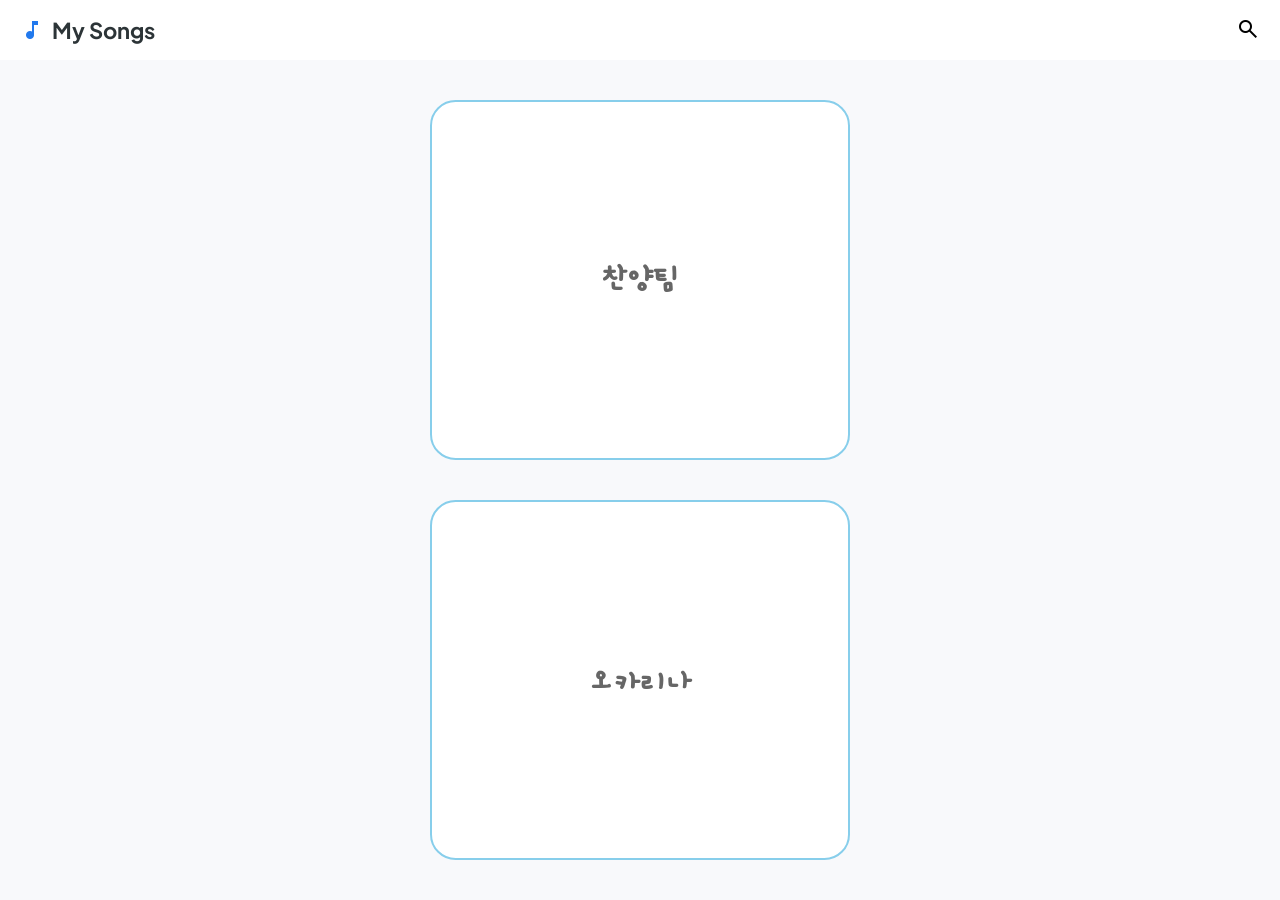
<file: index.html>
<!DOCTYPE html>
<html lang="ko">

<head>
  <meta charset="utf-8" />
  <meta name="viewport" content="width=device-width, initial-scale=1.0" />

  <!-- Fonts -->
  <link
    href="https://fonts.googleapis.com/css2?family=Plus+Jakarta+Sans:wght@700;800&family=Noto+Sans+KR:wght@400;500;700&display=swap"
    rel="stylesheet" />
  <link href="https://fonts.googleapis.com/css2?family=Material+Symbols+Outlined" rel="stylesheet" />
  <link rel="preconnect" href="https://fonts.googleapis.com">
  <link rel="preconnect" href="https://fonts.gstatic.com" crossorigin>
  <link href="https://fonts.googleapis.com/css2?family=Gamja+Flower&display=swap" rel="stylesheet">

  <link rel="stylesheet" href="css/reset.css" />
  <link rel="stylesheet" href="css/common.css" />
  <link rel="stylesheet" href="css/index.css" />
</head>

<body>

  <header class="header">
    <div class="header-left">
      <span class="material-symbols-outlined icon">music_note</span>
      <h1>My Songs</h1>
    </div>
    <button class="icon-btn">
      <span class="material-symbols-outlined">search</span>
    </button>
  </header>

  <main class="container">
    <section>
      <ul class="card-list">
        <li>
          <a href="praise.html">찬양팀</a>
        </li>
        <li>
          <a href="ocarina.html">오카리나</a>
        </li>
      </ul>
    </section>
  </main>

  <!-- script -->
  <script src="js/index.js"></script>
</body>

</html>
</file>
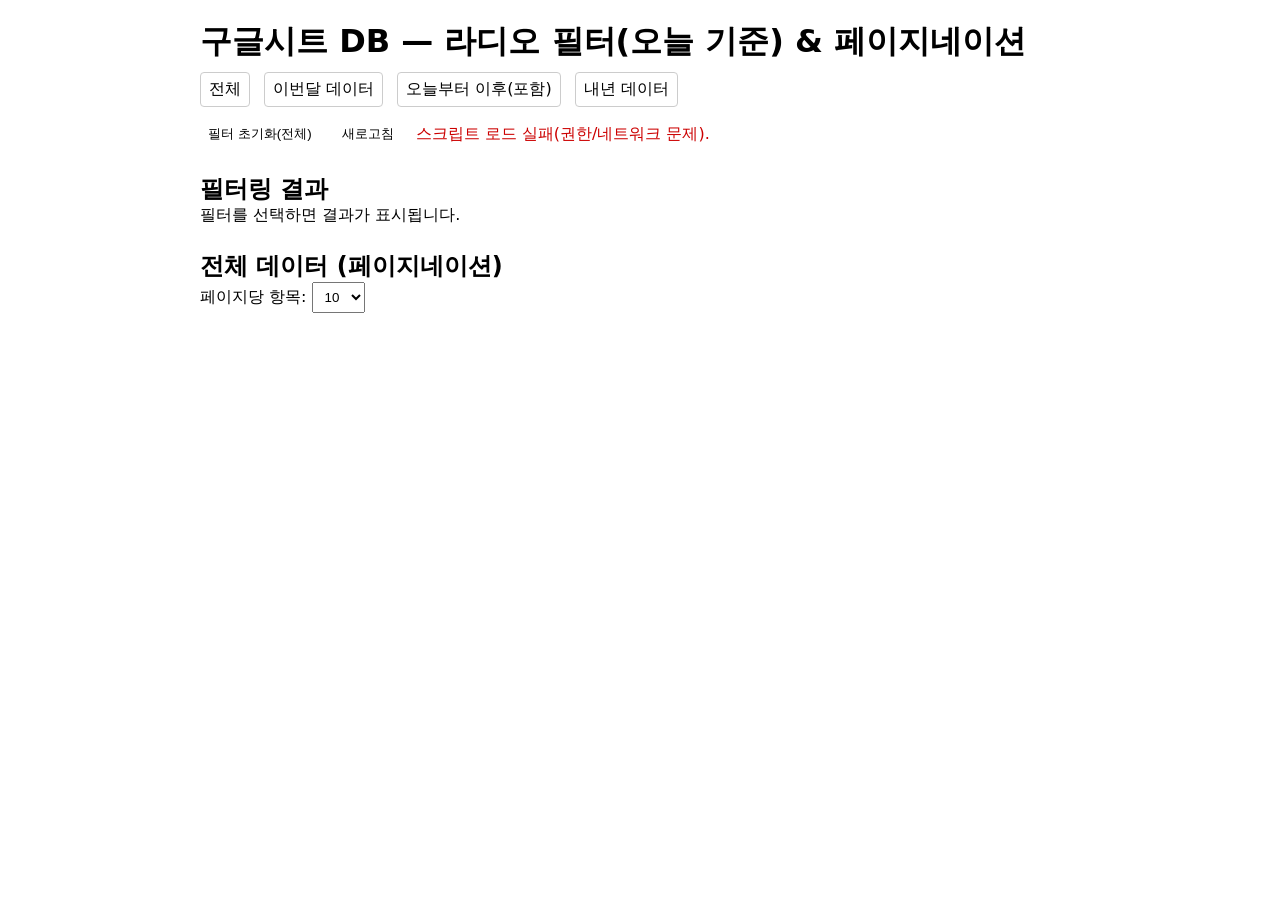
<file: index_Version7__googleSheet__dateFilter.html>
<!doctype html>
<html lang="ko">
<head>
  <meta charset="utf-8" />
  <meta name="viewport" content="width=device-width,initial-scale=1" />
  <title>구글시트 DB — 라디오 필터(오늘 기준) & 페이징 (GVIZ JSONP)</title>
  <style>
    /* reset___ */
    * {padding: 0; margin: 0; box-sizing: border-box; outline: none;}
    a {text-decoration: none;}
    ul, ol, li {list-style: none;}
    input[type="checkbox"],
    input[type="radio"] {appearance: none; outline: none;}
    input[type="color"] {-webkit-appearance: none; -moz-appearance: none; appearance: none; background-color: transparent; border: none; padding: 0;}
    input[type="number"]::-webkit-outer-spin-button,
    input[type="number"]::-webkit-inner-spin-button {
      -webkit-appearance: none; /* 화살표 제거 */
      margin: 0; /* 마진 제거 */
    }
    textarea {resize: none; border: none; outline: none; padding: 0; background-color: transparent;}
    button {cursor: pointer; background: none; border: none;}
    table {border-collapse: collapse; border-spacing: 0;}
    /* ___reset */
    /* common___ */
    input[type="radio"] {display: none;}
    input[type="radio"] ~ label { border: 1px solid #CCC; border-radius: 4px; }
    /* input[type="radio"]:checked ~ label { background: salmon; color: #FFF; border-color: tomato;} */
    /* __common */

    body { font-family: system-ui, -apple-system, "Segoe UI", Roboto, "Noto Sans", Arial; padding: 20px; max-width: 920px; margin: auto; }
    h1 { margin-top: 0; }
    .top, .middle, .bottom { margin-bottom: 24px; }
    label, select, button { padding: 6px 8px; margin-right: 8px; }
    .filters { display:flex; gap:12px; align-items:center; margin-top:8px; flex-wrap:wrap; }
    .filter-group { display:flex; gap:6px; align-items:center; }
    table { width: 100%; border-collapse: collapse; margin-top: 8px; }
    th, td { border: 1px solid #ddd; padding: 8px; text-align: left; }
    th { background: #f4f4f4; }
    .pager { margin-top: 8px; display: flex; gap:8px; align-items: center; flex-wrap:wrap; }
    .pager button { padding: 6px 10px; }
    .small { font-size: 0.9em; color: #555; }
    #loading { color: #06c; }
    #error { color: #c00; }
    .meta { font-size: 0.9em; color:#666; margin-top:6px; }
  </style>
</head>
<body>
  <h1>구글시트 DB — 라디오 필터(오늘 기준) & 페이지네이션</h1>

  <div class="top">
    <!-- <div class="meta">
      소스 스프레드시트: <strong>https://docs.google.com/spreadsheets/d/1-ILVOg2DyAmnuE127iSaUnnDcmbrpjjgcoRTs0vOTf0</strong>
      (시트 탭: <strong>시트2</strong>)
    </div> -->

    <div class="filters" aria-label="필터 옵션">
      <div class="filter-group" role="radiogroup" aria-label="기간 필터">
        <input type="radio" id="filter_all" name="periodFilter" value="all">
        <label for="filter_all">전체</label>

        <input type="radio" id="filter_this_month" name="periodFilter" value="thisMonth" checked>
        <label for="filter_this_month">이번달 데이터</label>

        <input type="radio" id="filter_from_today" name="periodFilter" value="fromToday">
        <label for="filter_from_today">오늘부터 이후(포함)</label>

        <input type="radio" id="filter_next_year" name="periodFilter" value="nextYear">
        <label for="filter_next_year">내년 데이터</label>
      </div>

      <div class="filter-group">
        <button id="clearFilterBtn">필터 초기화(전체)</button>
        <button id="reloadBtn">새로고침</button>
        <span id="loading" style="display:none">로딩중...</span>
        <span id="error" style="display:none"></span>
      </div>
    </div>
  </div>

  <div class="middle">
    <h2>필터링 결과</h2>
    <div id="filteredResults">필터를 선택하면 결과가 표시됩니다.</div>
  </div>

  <div class="bottom">
    <h2>전체 데이터 (페이지네이션)</h2>
    <div style="margin-bottom:6px;">
      페이지당 항목:
      <select id="pageSizeSelect">
        <option value="5">5</option>
        <option value="10" selected>10</option>
        <option value="20">20</option>
        <option value="50">50</option>
      </select>
    </div>
    <div id="allDataContainer"></div>
  </div>

<script>
/*
  GVIZ JSONP + 라디오 기반 기간 필터 (오늘 기준)
  - SPREADSHEET_ID, GID, SHEET_NAME 하드코딩 (사용자 제공값)
  - google.visualization.Query.setResponse(...) 를 이용한 JSONP 방식으로 CORS 우회
  - 날짜는 내부적으로 "YYYY-MM-DD" 형식으로 표준화하여 비교/필터 처리
  - 필터 옵션:
      - 전체 (default)
      - 이번달 데이터 (오늘이 속한 월의 데이터)
      - 오늘부터 이후(포함) (today <= date)
      - 내년 데이터 (date.year == today.year + 1)
*/
// test
const SPREADSHEET_ID = '1-ILVOg2DyAmnuE127iSaUnnDcmbrpjjgcoRTs0vOTf0';
const GID = '1359756202';
const SHEET_NAME = '시트2';
const GVIZ_URL = `https://docs.google.com/spreadsheets/d/${SPREADSHEET_ID}/gviz/tq?gid=${GID}&sheet=${encodeURIComponent(SHEET_NAME)}&tqx=out:json`;

// song
// const SPREADSHEET_ID = '1GjojYCpBzP-Q6klrKlxReVZE2UmaRH4x0M0T0xxvg6M';
// const GID = '593230487';
// const SHEET_NAME = '오카리나';
// const GVIZ_URL = `https://docs.google.com/spreadsheets/d/${SPREADSHEET_ID}/gviz/tq?gid=${GID}&sheet=${encodeURIComponent(SHEET_NAME)}&tqx=out:json`;

const HAS_HEADER = true;

let allRows = []; // [{date: "YYYY-MM-DD", value1, value2}, ...]
let currentPage = 1;
let pageSize = 10;

// DOM
const filteredResults = document.getElementById('filteredResults');
const allDataContainer = document.getElementById('allDataContainer');
const loadingEl = document.getElementById('loading');
const errorEl = document.getElementById('error');
const clearFilterBtn = document.getElementById('clearFilterBtn');
const pageSizeSelect = document.getElementById('pageSizeSelect');
const reloadBtn = document.getElementById('reloadBtn');
const periodRadios = document.querySelectorAll('input[name="periodFilter"]');

function showLoading(show=true) { loadingEl.style.display = show ? 'inline' : 'none'; }
function showError(msg) { errorEl.style.display = msg ? 'inline' : 'none'; errorEl.textContent = msg || ''; }

function pad(n){ return n < 10 ? '0' + n : String(n); }

// formatCellDate: gviz에서 받은 cell.v (Date 객체 또는 Date(...) literal 등)을 "YYYY-MM-DD"로 변환
function formatCellDate(cellValue) {
  try {
    if (cellValue instanceof Date) {
      const y = cellValue.getFullYear();
      const m = cellValue.getMonth() + 1;
      const d = cellValue.getDate();
      return `${y}-${pad(m)}-${pad(d)}`;
    }
  } catch(e){ /* ignore */ }

  if (typeof cellValue === 'string') {
    // gviz literal: "Date(2026, 1, 2)" -> month is 0-based
    const m = cellValue.match(/Date\(\s*(\d{4})\s*,\s*(\d{1,2})\s*,\s*(\d{1,2})/);
    if (m) {
      const y = parseInt(m[1], 10);
      const monthIndex = parseInt(m[2], 10);
      const d = parseInt(m[3], 10);
      return `${y}-${pad(monthIndex + 1)}-${pad(d)}`;
    }
    // already like "YYYY-MM-DD" or "YYYY.M.D" or "YYYY/M/D" etc.
    // try common separators
    const sepMatch = cellValue.trim().match(/^(\d{4})\D+(\d{1,2})\D+(\d{1,2})$/);
    if (sepMatch) {
      const y = parseInt(sepMatch[1], 10);
      const m2 = parseInt(sepMatch[2], 10);
      const d2 = parseInt(sepMatch[3], 10);
      return `${y}-${pad(m2)}-${pad(d2)}`;
    }
  }

  if (typeof cellValue === 'number') {
    // Not handling spreadsheet serials here; return as string
    return String(cellValue);
  }

  return String(cellValue === null || cellValue === undefined ? '' : cellValue);
}

// parseDateFromString: "YYYY-MM-DD" (or similar) -> Date (local midnight). 반환 null이면 유효한 날짜 아님
function parseDateFromString(s) {
  if (!s) return null;
  const t = String(s).trim();
  // match YYYY-MM-DD or YYYY/M/D or YYYY.M.D or YYYY M D
  const m = t.match(/^(\d{4})\D+(\d{1,2})\D+(\d{1,2})$/);
  if (m) {
    const y = parseInt(m[1], 10);
    const mm = parseInt(m[2], 10);
    const dd = parseInt(m[3], 10);
    if (mm >= 1 && mm <= 12 && dd >= 1 && dd <= 31) {
      return new Date(y, mm - 1, dd); // local midnight
    }
    return null;
  }
  // fallback: try Date.parse but avoid timezone shifts - try to create Date from parts if possible
  const alt = Date.parse(t);
  if (!isNaN(alt)) {
    const d = new Date(alt);
    return new Date(d.getFullYear(), d.getMonth(), d.getDate());
  }
  return null;
}

// JSONP 로드: google.visualization.Query.setResponse 으로 응답 받음
function loadSheetGvizJsonp(timeoutMs = 10000) {
  showError('');
  showLoading(true);

  let script = null;
  let timedOut = false;
  let finished = false;

  window.google = window.google || {};
  window.google.visualization = window.google.visualization || {};
  const originalSetResponse = window.google.visualization.Query && window.google.visualization.Query.setResponse;

  window.google.visualization.Query = window.google.visualization.Query || {};
  window.google.visualization.Query.setResponse = function(parsed) {
    if (finished || timedOut) return;
    finished = true;
    cleanup();
    try {
      const table = parsed.table;
      if (!table || !table.rows) throw new Error('테이블 데이터가 없습니다.');
      const values = table.rows.map(r => {
        const cells = (r.c || []).map(cell => {
          if (!cell) return '';
          return formatCellDate(cell.v);
        });
        return cells;
      });
      processValues(values);
    } catch (err) {
      showError('응답 처리 실패: ' + err.message);
      console.error(err);
    } finally {
      showLoading(false);
    }
  };

  script = document.createElement('script');
  script.src = GVIZ_URL;
  script.async = true;
  script.onerror = function() {
    if (finished || timedOut) return;
    finished = true;
    cleanup();
    showError('스크립트 로드 실패(권한/네트워크 문제).');
    showLoading(false);
  };

  const toId = setTimeout(() => {
    if (finished) return;
    timedOut = true;
    cleanup();
    showError('요청 타임아웃');
    showLoading(false);
  }, timeoutMs);

  function cleanup() {
    try { if (script && script.parentNode) script.parentNode.removeChild(script); } catch(e){}
    clearTimeout(toId);
    try {
      if (originalSetResponse) {
        window.google.visualization.Query.setResponse = originalSetResponse;
      } else {
        try { delete window.google.visualization.Query.setResponse; } catch(e){ window.google.visualization.Query.setResponse = undefined; }
      }
    } catch(e){
      console.warn('cleanup error', e);
    }
  }

  document.head.appendChild(script);
}

function processValues(values) {
  let rows = values.slice();
  if (HAS_HEADER && rows.length > 0) rows = rows.slice(1);

  allRows = rows.map(r => ({
    date: r[0] !== undefined ? String(r[0]).trim() : '',
    value1: r[1] !== undefined ? String(r[1]).trim() : '',
    value2: r[2] !== undefined ? String(r[2]).trim() : ''
  }));

  // 초기 렌더: 전체(페이지네이션)와 현재 선택된 라디오에 따른 필터 표시
  renderAllDataPage(1);
  renderFilteredResults();
}

function getSelectedFilter() {
  const sel = document.querySelector('input[name="periodFilter"]:checked');
  return sel ? sel.value : 'all';
}

function renderFilteredResults() {
  const filter = getSelectedFilter();
  const todayRaw = new Date();
  const today = new Date(todayRaw.getFullYear(), todayRaw.getMonth(), todayRaw.getDate()); // local midnight
  const thisYear = today.getFullYear();
  const thisMonth = today.getMonth(); // 0-based

  let matched = [];
  if (filter === 'all') {
    // show all rows (including those without valid dates)
    matched = allRows.slice();
  } else {
    matched = allRows.filter(row => {
      const ds = row.date;
      const dt = parseDateFromString(ds);
      if (!dt) return false;
      if (filter === 'thisMonth') {
        return dt.getFullYear() === thisYear && dt.getMonth() === thisMonth;
      } else if (filter === 'fromToday') {
        // include today && this year end
        return dt.getTime() >= today.getTime() && dt.getFullYear() === thisYear;
      } else if (filter === 'nextYear') {
        return dt.getFullYear() === (thisYear + 1);
      }
      return false;
    });
  }

  // render results
  if (!matched || matched.length === 0) {
    filteredResults.innerHTML = `<div class="small">선택된 필터("${escapeHtml(filter)}")에 해당하는 결과가 없습니다.</div>`;
    return;
  }

  const tbl = document.createElement('table');
  const thead = document.createElement('thead');
  thead.innerHTML = `<tr><th>#</th><th>날짜</th><th>값1</th><th>값2</th></tr>`;
  tbl.appendChild(thead);
  const tbody = document.createElement('tbody');
  matched.forEach((row, i) => {
    const tr = document.createElement('tr');
    tr.innerHTML = `<td>${i + 1}</td><td>${escapeHtml(row.date)}</td><td>${escapeHtml(row.value1)}</td><td>${escapeHtml(row.value2)}</td>`;
    tbody.appendChild(tr);
  });
  tbl.appendChild(tbody);

  filteredResults.innerHTML = `<div class="small">필터: ${escapeHtml(filter)} — 결과 ${matched.length}건</div>`;
  filteredResults.appendChild(tbl);
}

function renderAllDataPage(page) {
  currentPage = Math.max(1, page || 1);
  pageSize = parseInt(pageSizeSelect.value, 10) || 10;
  const total = allRows.length;
  const totalPages = Math.max(1, Math.ceil(total / pageSize));
  if (currentPage > totalPages) currentPage = totalPages;

  const startIdx = (currentPage - 1) * pageSize;
  const pageRows = allRows.slice(startIdx, startIdx + pageSize);

  const tbl = document.createElement('table');
  const thead = document.createElement('thead');
  thead.innerHTML = `<tr><th>#</th><th>날짜</th><th>값1</th><th>값2</th></tr>`;
  tbl.appendChild(thead);
  const tbody = document.createElement('tbody');
  pageRows.forEach((row, i) => {
    const tr = document.createElement('tr');
    tr.innerHTML = `<td>${startIdx + i + 1}</td><td>${escapeHtml(row.date)}</td><td>${escapeHtml(row.value1)}</td><td>${escapeHtml(row.value2)}</td>`;
    tbody.appendChild(tr);
  });
  tbl.appendChild(tbody);

  const pager = document.createElement('div');
  pager.className = 'pager';
  const info = document.createElement('span');
  info.className = 'small';
  info.textContent = `총 ${total}개 항목 — ${currentPage} / ${totalPages} 페이지`;
  pager.appendChild(info);

  const firstBtn = document.createElement('button');
  firstBtn.textContent = '<<';
  firstBtn.disabled = currentPage === 1;
  firstBtn.addEventListener('click', () => renderAllDataPage(1));
  pager.appendChild(firstBtn);

  const prevBtn = document.createElement('button');
  prevBtn.textContent = '<';
  prevBtn.disabled = currentPage === 1;
  prevBtn.addEventListener('click', () => renderAllDataPage(currentPage - 1));
  pager.appendChild(prevBtn);

  const nextBtn = document.createElement('button');
  nextBtn.textContent = '>';
  nextBtn.disabled = currentPage === totalPages;
  nextBtn.addEventListener('click', () => renderAllDataPage(currentPage + 1));
  pager.appendChild(nextBtn);

  const lastBtn = document.createElement('button');
  lastBtn.textContent = '>>';
  lastBtn.disabled = currentPage === totalPages;
  lastBtn.addEventListener('click', () => renderAllDataPage(totalPages));
  pager.appendChild(lastBtn);

  allDataContainer.innerHTML = '';
  allDataContainer.appendChild(tbl);
  allDataContainer.appendChild(pager);
}

function escapeHtml(s) {
  if (s === null || s === undefined) return '';
  return String(s)
    .replaceAll('&', '&amp;')
    .replaceAll('<', '&lt;')
    .replaceAll('>', '&gt;')
    .replaceAll('"', '&quot;')
    .replaceAll("'", '&#39;');
}

// 이벤트
periodRadios.forEach(r => r.addEventListener('change', () => renderFilteredResults()));
clearFilterBtn.addEventListener('click', () => {
  document.getElementById('filter_all').checked = true;
  renderFilteredResults();
});
pageSizeSelect.addEventListener('change', () => renderAllDataPage(1));
reloadBtn.addEventListener('click', () => loadSheetGvizJsonp());

// 초기 로드
loadSheetGvizJsonp();
</script>
</body>
</html>
</file>
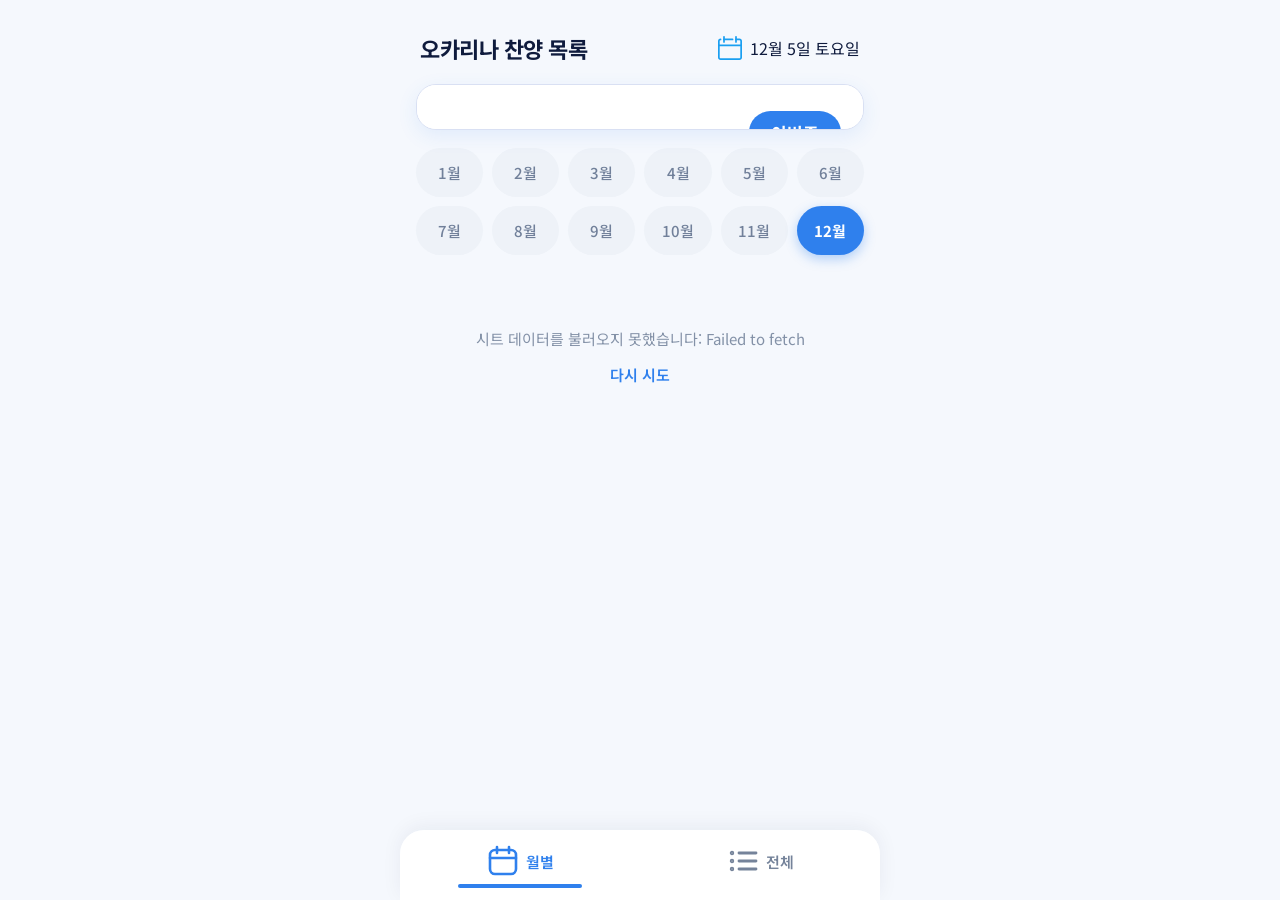
<file: ocarina.html>
<!DOCTYPE html>
<html lang="ko">

<head>
  <meta charset="utf-8" />
  <meta name="viewport" content="width=device-width, initial-scale=1.0, viewport-fit=cover" />

  <!-- Fonts -->
  <link
    href="
    https://fonts.googleapis.com/css2?family=Plus+Jakarta+Sans:wght@700;800&family=Noto+Sans+KR:wght@400;500;700&display=swap"
    rel="stylesheet" />
  <link href="https://fonts.googleapis.com/css2?family=Material+Symbols+Outlined" rel="stylesheet" />

  <link rel="stylesheet" href="css/reset.css" />
  <link rel="stylesheet" href="css/common.css" />
  <link rel="stylesheet" href="css/ocarina.css" />
</head>

<body>
  <header class="top wrap-sb">
    <h1 id="">오카리나 찬양 목록</h1>
    <div class="row g-8">
      <p class="calendar"></p>
      <h2 id="today"></h2>
    </div>
  </header>

  <section class="this-week" id="this-week" aria-live="polite">
    <div class="this-week-head">
      <span class="pill" id="pill">이번주</span>
    </div>
    <div class="this-week-body" id="thisWeekBody"></div>
  </section>

  <nav class="months" id="months" aria-label="월 선택">
    <ul class="months-chips" id="monthsChips">
      <li class="chip" data-month="1">1월</li>
      <li class="chip" data-month="2">2월</li>
      <li class="chip" data-month="3">3월</li>
      <li class="chip" data-month="4">4월</li>
      <li class="chip" data-month="5">5월</li>
      <li class="chip" data-month="6">6월</li>
      <li class="chip" data-month="7">7월</li>
      <li class="chip" data-month="8">8월</li>
      <li class="chip" data-month="9">9월</li>
      <li class="chip" data-month="10">10월</li>
      <li class="chip" data-month="11">11월</li>
      <li class="chip" data-month="12">12월</li>
    </ul>
  </nav>

  <main class="list" id="monthList"></main>

  <nav class="tabs" aria-label="보기 방식">
    <button class="tab on" id="tabMonth" data-view="month">
      <svg viewBox="0 0 34 34" fill="none" stroke="currentColor" stroke-width="2.6" stroke-linecap="round"
        aria-hidden="true">
        <rect x="4" y="6" width="26" height="24" rx="5" />
        <path d="M11 3v6M23 3v6M4 14h26" />
      </svg>
      월별
    </button>
    <button class="tab" id="tabAll" data-view="all">
      <svg viewBox="0 0 34 34" fill="none" stroke="currentColor" stroke-width="2.8" stroke-linecap="round"
        aria-hidden="true">
        <path d="M13 9h17M13 17h17M13 25h17" />
        <circle cx="6" cy="9" r=".8" fill="currentColor" />
        <circle cx="6" cy="17" r=".8" fill="currentColor" />
        <circle cx="6" cy="25" r=".8" fill="currentColor" />
      </svg>
      전체
    </button>
  </nav>

  <script src="js/ocarina.js"></script>
</body>

</html>
</file>
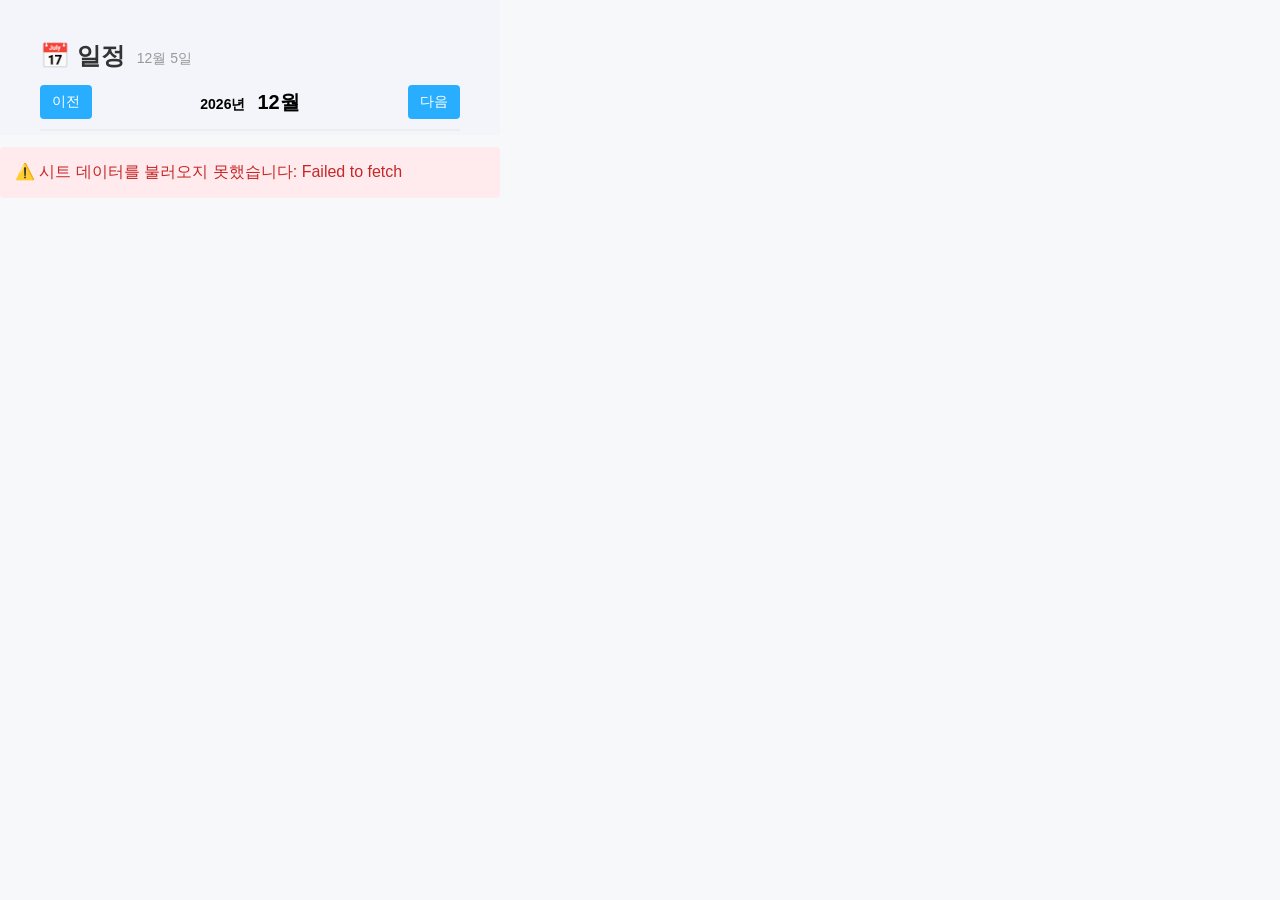
<file: praise.html>
<!DOCTYPE html>
<html lang="ko">

<head>
  <meta charset="utf-8" />
  <meta name="viewport" content="width=device-width, initial-scale=1.0" />

  <!-- Fonts -->
  <link
    href="https://fonts.googleapis.com/css2?family=Plus+Jakarta+Sans:wght@700;800&family=Noto+Sans+KR:wght@400;500;700&display=swap"
    rel="stylesheet" />
  <link href="https://fonts.googleapis.com/css2?family=Material+Symbols+Outlined" rel="stylesheet" />

  <link rel="stylesheet" href="css/reset.css" />
  <link rel="stylesheet" href="css/common.css" />
  <link rel="stylesheet" href="css/praise.css" />

  <title>찬양팀</title>
</head>

<body>
  <div class="container">
    <div class="header">
      <div style="display: flex; align-items: center; gap: 12px; margin-bottom: 8px">
        <h1>📅 일정</h1>
        <p id="current-info"></p>
        <a href="index.html"
          style="position: absolute; right: 20px; width: 40px; height: 40px; color: transparent;">HOME</a>
      </div>
      <div class="month-nav">
        <button id="prev-month" class="triangle-left">이전</button>
        <span id="month-display" style="font-weight: bold; font-size: 14px"></span>
        <button id="next-month" class="triangle-right">다음</button>
      </div>
    </div>

    <div id="error-container"></div>
    <div id="loading" class="loading">데이터를 불러오는 중...</div>
    <div id="schedule-container"></div>
  </div>

  <script type="module" src="js/praise.js"></script>
</body>

</html>
</file>
<file: css/common.css>
.row {
  display: flex;
  flex-direction: row;
  align-items: center;
}
.col {
  display: flex;
  flex-direction: column;
}
.g-8 {
  gap: 8px;
}
.wrap-sb {
  justify-content: space-between;
}
/*  */
.event {
  font-size: 14px;
  color: #ff6b6b;
  font-weight: 500;
}
</file>
<file: css/index.css>
/* 기본 */
body {
  font-family: "Noto Sans KR", sans-serif;
  margin: 0;
  background: #f8f9fb;
  color: #2c3437;
  height: 100svh;
}

/* 헤더 */
.header {
  display: flex;
  justify-content: space-between;
  align-items: center;
  position: sticky;
  top: 0;
  background: #fff;
  padding: 16px 20px;
}

.header-left {
  display: flex;
  align-items: center;
  gap: 8px;
}

.header h1 {
  font-family: "Plus Jakarta Sans";
  font-size: 22px;
}

.icon {
  color: #2279ed;
}

.icon-btn {
  background: none;
  border: none;
  cursor: pointer;
}

/* 레이아웃 */
.container {
  max-width: 500px;
  margin: 0 auto;
  height: calc(100% - 60px);
}

section {
  padding: 40px;
  height: 100%;
}

/* 카드 */
.card-list {
  display: flex;
  flex-direction: column;
  gap: 40px;
  height: 100%;
}

.card-list li {
  flex: 1;
  display: flex;
  justify-content: center;
  align-items: center;
  height: 160px;
  background: #fff;
  border-radius: 1.6rem;
  border: 2px solid skyblue;
}

.card-list a {
  display: flex;
  justify-content: center;
  align-items: center;
  width: 100%;
  height: 100%;
  border-radius: 1.6rem;
  text-align: center;
  color: #666;
  font-size: 2rem;
  font-weight: bold;
  font-family: "Gamja Flower", sans-serif;
}
</file>
<file: css/ocarina.css>
:root {
  --bg: #f5f8fd;
  --card: #fff;
  --ink: #0f1b3d;
  --sub: #8391a7;
  --line: #eef1f6;
  --blue: #2f80ed;
  --chip: #eef2f8;
  --red: #f0443a;
  --color: #4a72ce;
  --c0: #3a86ff;
  --c1: #8338ec;
  --c2: #ff006e;
  --c3: #fb5607;
  --c4: #1f8a58;
}
* {
  box-sizing: border-box;
  margin: 0;
  padding: 0;
  -webkit-tap-highlight-color: transparent;
}
html,
body {
  background: var(--bg);
}
body {
  font-family:
    Pretendard,
    -apple-system,
    "Apple SD Gothic Neo",
    "Noto Sans KR",
    sans-serif;
  color: var(--ink);
  max-width: 480px;
  margin: 0 auto;
  min-height: 100vh;
  padding: 0 16px calc(96px + env(safe-area-inset-bottom));
}
button {
  font: inherit;
  color: inherit;
  background: none;
  border: 0;
  cursor: pointer;
}
a {
  color: inherit;
  text-decoration: none;
}

/* header */
.top {
  display: flex;
  align-items: center;
  gap: 14px;
  /* padding: calc(18px + env(safe-area-inset-top)) 4px 14px; */
  padding: 32px 4px 20px;
}
.top svg {
  width: 32px;
  height: 32px;
  flex: none;
}
.top h1 {
  font-size: 22px;
  letter-spacing: -0.02em;
}
#today {
  font-size: 16px;
  font-weight: 400;
}
.calendar {
  width: 24px;
  height: 24px;
  background-image: url(../image/calendar.svg);
}

/* this-week card */
.this-week {
  --tw-line: #e5e8ef;
  border-radius: 20px;
  overflow: hidden;
  background: #fff;
  border: 1px solid #d9e0f3;
  box-shadow: 0 6px 20px rgba(47, 128, 237, 0.1);
  position: relative;
}
.this-week-head {
  /* D-day 알약: 카드 우측 상단 */
  position: absolute;
  top: 26px;
  right: 22px;
  z-index: 1;
}
.pill {
  display: inline-block;
  background: var(--blue);
  color: #fff;
  font-size: 17px;
  font-weight: 700;
  padding: 9px 22px;
  border-radius: 999px;
}
.deco {
  position: absolute;
  right: 0;
  top: 0;
  width: 190px;
  height: 104px;
}
.this-week-body {
  background: #fff;
  margin: 0;
  padding: 22px;
  position: relative;
}
.this-week-meta {
  display: flex;
  justify-content: space-between;
  align-items: center;
  color: var(--sub);
  font-size: 18px;
}
.ev {
  color: var(--red);
  font-weight: 600;
}
.this-week-title {
  margin-top: 10px;
  font-size: 30px;
  font-weight: 700;
  letter-spacing: -0.02em;
  line-height: 1.25;
  word-break: keep-all;
}
.this-week-foot {
  display: flex;
  justify-content: space-between;
  align-items: center;
  gap: 8px;
}
.jang {
  background: #dffcfc;
  font-size: 19px;
  font-weight: 600;
  padding: 8px 14px;
  border-radius: 999px;
  white-space: nowrap;
}
.jang:empty {
  visibility: hidden;
}
.btns {
  display: flex;
  gap: 10px;
}
.btn {
  display: flex;
  align-items: center;
  gap: 8px;
  border: 1.5px solid #c7ccd6;
  border-radius: 9px;
  padding: 9px 14px;
  font-size: 17px;
  font-weight: 500;
  background: #fff;
}
.btn svg {
  width: 22px;
  height: 22px;
}
.btn[aria-disabled="true"] {
  opacity: 0.35;
  pointer-events: none;
}
.empty-this-week {
  color: var(--sub);
  font-size: 17px;
  padding: 20px 0;
}

/* month chips */
.months-chips {
  display: grid;
  grid-template-columns: repeat(6, 1fr);
  gap: 9px;
  margin: 18px 0;
  text-align: center;
}
.months.off {
  display: none;
}
.chip {
  background: var(--chip);
  color: #71809a;
  font-size: 15px;
  font-weight: 500;
  padding: 14px 0;
  border-radius: 999px;
}
.chip.on {
  background: var(--blue);
  color: #fff;
  font-weight: 700;
  box-shadow: 0 4px 12px rgba(47, 128, 237, 0.35);
}
.chip:focus-visible,
.item:focus-visible,
.tab:focus-visible,
.btn:focus-visible {
  outline: 2px solid var(--blue);
  outline-offset: 2px;
}

/* list */
.months:not(.off) + .list {
  background: #fff;
  border-radius: 20px;
  padding: 18px 20px 6px;
  box-shadow: 0 4px 16px rgba(15, 27, 61, 0.05);
}
.months.off + .list {
  padding: 18px 12px 6px;
}
.list-head {
  display: flex;
  justify-content: space-between;
  align-items: baseline;
  margin-bottom: 12px;
}
.list-head h2 {
  font-size: 20px;
  font-weight: 700;
}
.list-head span {
  font-size: 14px;
  color: var(--sub);
}
.grp {
  font-size: 14px;
  font-weight: 700;
  color: var(--blue);
  padding: 14px 0 4px;
}
.item {
  display: flex;
  align-items: center;
  gap: 14px;
  width: 100%;
  text-align: left;
  padding: 16px 0;
  border-bottom: 1px solid var(--line);
}
.item:last-child {
  border-bottom: 0;
}
.day {
  width: 40px;
  height: 40px;
  border-radius: 50%;
  flex: none;
  display: grid;
  place-items: center;
  font-size: 18px;
  font-weight: 600;
}
.wd {
  width: 22px;
  font-size: 16px;
  color: #4a566d;
  flex: none;
}
.txt {
  flex: 1;
  min-width: 0;
}
.txt b {
  display: block;
  font-size: 18px;
  font-weight: 600;
  letter-spacing: -0.01em;
  white-space: nowrap;
  overflow: hidden;
  text-overflow: ellipsis;
}
.txt small {
  display: block;
  font-size: 14px;
  color: var(--sub);
  margin-top: 5px;
}
.txt .event {
  color: var(--red);
}
.chev {
  width: 20px;
  height: 20px;
  color: #8a97ad;
  flex: none;
}
.months.off + .list .item {
  background-color: #fff;
  padding: 12px 16px;
  border-radius: 12px;
  box-shadow: 4px 4px 8px #0000001a;
  &:not(:last-child) {
    margin-bottom: 12px;
  }
}
.item.cur {
  background-color: rgb(from var(--blue) r g b / 3%);
  /* border: 1px solid var(--red); */
}
.msg {
  padding: 36px 0;
  text-align: center;
  color: var(--sub);
  font-size: 15px;
  line-height: 1.6;
}
.msg button {
  margin-top: 12px;
  color: var(--blue);
  font-weight: 600;
}
.c0 {
  background: #e3eefe;
  color: #2f6fd6;
  background: rgb(from var(--c0) r g b / 10%);
  color: var(--c0);
}
.c1 {
  background: #dff5ea;
  color: #1f8a58;
  background: rgb(from var(--c1) r g b / 10%);
  color: var(--c1);
}
.c2 {
  background: #ebe6fd;
  color: #5a3fd0;
  background: rgb(from var(--c2) r g b / 10%);
  color: var(--c2);
}
.c3 {
  background: #fde9d8;
  color: #7a3a0b;
  background: rgb(from var(--c3) r g b / 10%);
  color: var(--c3);
}
.c4 {
  background: #d8f2f0;
  color: #137a76;
  background: rgb(from var(--c4) r g b / 10%);
  color: var(--c4);
}

/* bottom tabs */
.tabs {
  position: fixed;
  left: 50%;
  transform: translateX(-50%);
  bottom: 0;
  width: 100%;
  max-width: 480px;
  display: grid;
  grid-template-columns: 1fr 1fr;
  background: rgba(255, 255, 255, 0.94);
  backdrop-filter: blur(10px);
  border-radius: 24px 24px 0 0;
  box-shadow: 0 -4px 20px rgba(15, 27, 61, 0.06);
  padding: 14px 0 calc(12px + env(safe-area-inset-bottom));
  padding: 14px 0;
  z-index: 100;
}
.tab {
  display: flex;
  flex-direction: row;
  justify-content: center;
  align-items: center;
  gap: 6px;
  color: #75839a;
  font-size: 15px;
  font-weight: 600;
  position: relative;
  padding-bottom: 8px;
}
.tab svg {
  width: 34px;
  height: 34px;
}
.tab.on {
  color: var(--blue);
}
.tab.on::after {
  content: "";
  position: absolute;
  bottom: -2px;
  width: 124px;
  height: 4px;
  border-radius: 4px;
  background: var(--blue);
}
@media (prefers-reduced-motion: no-preference) {
  .this-week-body,
  .list {
    transition: opacity 0.2s;
  }
  .loading {
    opacity: 0.5;
  }
}
.song + .song {
  margin-top: 22px;
  padding-top: 22px;
  border-top: 1px solid var(--line);
}
.btn:disabled {
  opacity: 0.35;
  cursor: default;
}
.overlay {
  position: fixed;
  inset: 0;
  z-index: 100;
  background: rgba(10, 16, 32, 0.72);
  display: grid;
  place-items: center;
  padding: 16px;
}
.overlay img.box {
  max-width: 100%;
  max-height: 92vh;
  border-radius: 10px;
  background: #fff;
}
.box.confirm {
  background: #fff;
  border-radius: 16px;
  padding: 24px;
  max-width: 290px;
  text-align: center;
}
.box.confirm p {
  font-size: 15px;
  line-height: 1.6;
  margin-bottom: 20px;
}
.box.confirm .row {
  display: flex;
  gap: 8px;
}
.box.confirm button {
  flex: 1;
  padding: 11px 0;
  border: 1px solid #d9dee8;
  border-radius: 10px;
  background: #fff;
  font-weight: 600;
}
.box.confirm button.ok {
  background: var(--ink);
  border-color: var(--ink);
  color: #fff;
}
.box.player {
  width: min(92vw, 360px);
}
.box.player iframe {
  width: 100%;
  aspect-ratio: 16/9;
  border: 0;
  border-radius: 10px;
  display: block;
}

/* loading popup */
.loading-overlay {
  position: fixed;
  inset: 0;
  z-index: 200;
  display: grid;
  place-items: center;
  background: var(--bg);
  opacity: 1;
  transition: opacity 0.25s;
}
.loading-overlay.hide {
  opacity: 0;
  pointer-events: none;
}
.loading-box {
  display: flex;
  flex-direction: column;
  align-items: center;
  gap: 16px;
  background: var(--card);
  border-radius: 20px;
  padding: 32px 40px;
  box-shadow: 0 6px 20px rgba(47, 128, 237, 0.12);
}
.loading-spinner {
  width: 40px;
  height: 40px;
  border: 4px solid var(--chip);
  border-top-color: var(--blue);
  border-radius: 50%;
  animation: spin 0.8s linear infinite;
}
.loading-box p {
  font-size: 15px;
  font-weight: 500;
  color: var(--sub);
}
@keyframes spin {
  to {
    transform: rotate(360deg);
  }
}
@media (prefers-reduced-motion: reduce) {
  .loading-spinner {
    animation-duration: 2s;
  }
}

.wrap-this-week-title {
  display: flex;
  justify-content: space-between;
  align-items: center;
  margin: 20px 0;
}

.key {
  display: inline-block;
  width: 44px;
  height: 20px;
  background-image: url(../image/flat.svg);
  background-repeat: no-repeat;
  background-size: contain;
  background-position: center right 0;
  /* shop */
  &.G {
    background-image: url(../image/key/sharp_1-G.svg);
  }
  &.D {
    background-image: url(../image/key/sharp_2-D.svg);
  }
  &.A {
    background-image: url(../image/key/sharp_3-A.svg);
  }
  &.E {
    background-image: url(../image/key/sharp_4-E.svg);
  }
  /* flat */
  &.F {
    background-image: url(../image/key/flat_1-F.svg);
  }
  &.Eb {
    background-image: url(../image/key/flat_2-Eb.svg);
  }
  &.Ab {
    background-image: url(../image/key/flat_3-Ab.svg);
  }
  &.Db {
    background-image: url(../image/key/flat_4-Db.svg);
  }
}

button.paper,
button.play {
  display: flex;
  justify-content: center;
  align-items: center;
  gap: 8px;
  padding: 4px 8px;
  /* background-color: #fff; */
  border-radius: 4px;
  border: 1px solid var(--color);
  color: var(--color);
  &:disabled {
    border-color: #aaa;
    color: #aaa;
    & :is(.paper-icon, .play-icon) {
      filter: grayscale(100%);
      opacity: 0.5;
    }
  }
}

button .paper-icon {
  width: 20px;
  height: 16px;
  background-image: url(../image/paper.svg);
}
/* button .paper-icon {
  background-image: url(../image/paper-thisWeek.svg);
} */

.image-overlay {
  position: fixed;
  inset: 0;
  z-index: 1000;
  display: flex;
  align-items: center;
  justify-content: center;
  padding: 16px;
  background: rgba(0, 0, 0, 0.7);
}

.image-popup {
  position: relative;
  max-width: 100%;
  max-height: 100%;
  background: #fff;
  border-radius: 8px;
  overflow: hidden;
}

.image-popup img {
  display: block;
  max-width: 100%;
  max-height: calc(100vh - 32px);
  object-fit: contain;
}

.image-close {
  position: absolute;
  top: 8px;
  right: 8px;
  width: 32px;
  height: 32px;
  padding: 0;
  display: flex;
  align-items: center;
  justify-content: center;
  border: 0;
  border-radius: 4px;
  background: rgba(0, 0, 0, 0.6);
  color: #fff;
  cursor: pointer;
}

.image-close:hover {
  background: rgba(0, 0, 0, 0.8);
}

/* 재생 버튼 아이콘 크기 (악보 아이콘과 동일) */
button .play-icon {
  width: 20px;
  height: 16px;
  object-fit: contain;
}

/* 좁은 화면: 악보/듣기 버튼 글자 숨기고 아이콘만 */
@media (max-width: 360px) {
  .this-week-foot .paper-label,
  .this-week-foot .play-label {
    display: none;
  }
}

/* 월별/전체 목록: 제목 옆 악보·유튜브 아이콘 */
.title-row {
  display: flex;
  align-items: center;
  justify-content: space-between;
  gap: 8px;
}
.title-row b {
  flex: 1;
  min-width: 0;
}
.title-row .btns {
  flex: none;
  gap: 6px;
  position: relative;
  z-index: 1; /* 현재 주 하이라이트(.item.cur::after) 위로 */
}

/* 이번주 영역: 재생바 */
.pbar {
  --p: 0%;
  flex: 1;
  min-width: 0;
  display: flex;
  align-items: center;
  gap: 20px;
}
.pb-main {
  flex: 1;
  min-width: 0;
}
.pb-track {
  position: relative;
  height: 28px;
  cursor: pointer;
  touch-action: none; /* 드래그 중 화면 스크롤 방지 */
}
.pb-track::before {
  /* 전체 길이 (얇은 선) */
  content: "";
  position: absolute;
  left: 0;
  right: 0;
  top: 50%;
  height: 12px;
  transform: translateY(-50%);
  border-radius: 6px;
  background: var(--ink);
  opacity: 0.2;
}
.pb-fill {
  /* 재생된 구간 (굵은 선) */
  position: absolute;
  left: 0;
  top: 50%;
  width: var(--p);
  height: 12px;
  transform: translateY(-50%);
  border-radius: 6px;
  background: var(--ink);
}
.pb-thumb {
  position: absolute;
  top: 50%;
  left: var(--p);
  width: 20px;
  height: 20px;
  transform: translate(-50%, -50%);
  border: 3px solid var(--color);
  border-radius: 50%;
  background: #fff;
}
.pb-times {
  display: flex;
  justify-content: space-between;
  margin-top: -2px;
  font-size: 12px;
  color: var(--sub);
  font-variant-numeric: tabular-nums;
}
.pb-toggle {
  flex: none;
  display: grid;
  place-items: center;
  width: 44px;
  height: 44px;
  border-radius: 50%;
  background: var(--color);
  color: #fff;
}
.pbar.unavailable .pb-toggle {
  background: #d9d9d9; /* 음원 없음 */
}
.pb-toggle svg {
  width: 20px;
  height: 20px;
  fill: currentColor;
}
.pb-toggle .i-pause,
.pbar.playing .pb-toggle .i-play {
  display: none;
}
.pbar.playing .pb-toggle .i-pause {
  display: block;
}
.pbar.unavailable {
  opacity: 0.35;
}
.pbar.unavailable .pb-track {
  pointer-events: none;
}
.pb-toggle:disabled {
  cursor: default;
}

/* 이번주 영역: 재생바 아래 악보 */
.score-inline {
  margin-top: 16px;
}
.score-inline[hidden] {
  display: none;
}
.score-inline img {
  display: block;
  width: 100%;
  height: auto;
  border: 1px solid var(--line);
  border-radius: 8px;
  background: #fff;
}
button.paper.on {
  background: rgba(74, 114, 206, 0.1);
}

/* 이번주 카드 (시안): 날짜 영역 */
.tw-head {
  display: flex;
  align-items: center;
  gap: 14px;
  padding: 0 104px 20px 0; /* 오른쪽은 D-day 알약 자리 */
  margin-bottom: 22px;
  border-bottom: 1px solid var(--tw-line);
}
.tw-day {
  align-self: stretch;
  display: flex;
  align-items: center;
  gap: 4px;
  padding-right: 14px;
  border-right: 1px solid #d9dde6;
  font-size: 38px;
  font-weight: 700;
  line-height: 1;
  color: var(--color);
}
.tw-day-text {
  margin-top: 12px;
}

.tw-date {
  display: flex;
  flex-direction: column;
  gap: 2px;
  min-width: 0;
}
.tw-day-text,
.tw-md {
  font-size: 16px;
  color: var(--sub);
}
.tw-event {
  font-size: 17px;
  font-weight: 600;
  color: var(--red);
}

/* 이번주 카드 (시안): 재생 버튼 + 재생바 + 악보 보기 */
.tw-player {
  display: flex;
  align-items: center;
  gap: 20px;
  margin-top: 20px;
  padding-top: 20px;
  border-top: 1px solid var(--tw-line);
}
.tw-player .paper {
  flex: none;
  margin-left: auto;
  padding: 11px 14px;
  border-radius: 6px;
  font-size: 16px;
  color: var(--ink);
  white-space: nowrap;
}

/* 이번주 카드: 조성 (문자 + 조표 아이콘) */
.tw-key {
  display: flex;
  align-items: center;
  gap: 6px;
  color: var(--sub);
}

/* 목록: 클릭 가능한 항목 + 악보/음원 보유 표시 아이콘 (버튼 아님) */
.item {
  cursor: pointer;
}
.ind {
  display: inline-flex;
  align-items: center;
  justify-content: center;
  padding: 4px 3px;
}
.ind .paper-icon {
  display: block;
  width: 20px;
  height: 16px;
  background: url(../image/paper.svg) center / contain no-repeat;
}
.ind .play-icon {
  display: block;
  width: 20px;
  height: 16px;
  object-fit: contain;
}
.ind:not(.on) .paper-icon,
.ind:not(.on) .play-icon {
  filter: grayscale(100%);
  opacity: 0.3;
}

/* 곡 상세 팝업 */
.song-modal {
  position: fixed;
  inset: 0;
  z-index: 1000;
  display: flex;
  padding: 16px;
  overflow-y: auto;
  overscroll-behavior: contain;
  background: rgba(10, 16, 32, 0.6);
}
.song-card {
  position: relative;
  width: 100%;
  max-width: 420px;
  margin: auto; /* 짧으면 가운데, 길면 스크롤 */
  padding: 44px 28px 28px;
  border-radius: 24px;
  background: #fff;
  box-shadow: 0 12px 32px rgba(15, 27, 61, 0.25);
}
.song-close {
  position: absolute;
  top: 10px;
  right: 12px;
  display: grid;
  place-items: center;
  width: 32px;
  height: 32px;
  border-radius: 50%;
  color: var(--sub);
}
.song-close:hover {
  background: var(--chip);
}
.sc-top {
  display: flex;
  justify-content: space-between;
  align-items: baseline;
  gap: 12px;
  font-size: 17px;
}
.sc-date {
  color: #555;
}
.sc-event {
  color: var(--red);
  text-align: right;
}
.sc-meta {
  display: flex;
  justify-content: space-between;
  align-items: center;
  gap: 12px;
  margin-top: 18px;
  font-size: 18px;
}
.sc-key {
  display: flex;
  align-items: center;
  gap: 4px;
}
.sc-title {
  margin-top: 6px;
  font-size: 28px;
  font-weight: 700;
  line-height: 1.25;
  letter-spacing: -0.02em;
  word-break: keep-all;
}
.sc-player {
  margin-top: 20px;
  padding: 10px 22px 10px 10px;
  border: 1px solid var(--ink);
  border-radius: 999px;
}
.sc-score {
  /* 불러오는 동안만 A4 자리를 잡아두고, 로딩이 끝나면 악보 원본 비율로 표시 */
  position: relative;
  margin-top: 20px;
  aspect-ratio: 1 / 1.4142;
  overflow: hidden;
  border-radius: 4px;
  background: #f3f5f9;
}
.sc-score:not(.loaded):not(.failed)::after {
  content: "";
  position: absolute;
  top: 50%;
  left: 50%;
  width: 28px;
  height: 28px;
  margin: -14px 0 0 -14px;
  border: 3px solid var(--chip);
  border-top-color: var(--blue);
  border-radius: 50%;
  animation: spin 0.8s linear infinite;
}
.sc-score img {
  display: block;
  width: 100%;
  height: 100%;
  object-fit: contain;
  opacity: 0;
  transition: opacity 0.2s;
}
.sc-score.loaded {
  aspect-ratio: auto;
  background: none;
  border: 1px solid var(--line);
}
.sc-score.loaded img {
  height: auto;
  opacity: 1;
}
.sc-score.failed {
  aspect-ratio: auto;
  padding: 36px 16px;
  text-align: center;
  font-size: 14px;
  color: var(--sub);
}
.tw-key-text {
  font-size: 16px;
}
</file>
<file: css/praise.css>
:root {
  --color: #4a72ce;
}
.past {
  --color: #999;
}
.this-week {
  --color: #ff6b6b;
}
* {
  margin: 0;
  padding: 0;
  box-sizing: border-box;
}

body {
  font-family: -apple-system, BlinkMacSystemFont, "Segoe UI", Roboto, "Helvetica Neue", Arial, sans-serif;
  background-color: #f7f8fa;
  /* padding: max(20px, 4vw); */
}

.container {
  max-width: 500px;
  /* margin: 0 auto; */
  /* background-color: white; */
  /* border-radius: 8px; */
  /* padding: 20px; */
  /* box-shadow: 0 2px 8px rgba(0, 0, 0, 0.1); */
}

.header {
  text-align: center;
  margin-bottom: 12px;
  position: sticky;
  top: 0;
  z-index: 10;
  background-color: #f4f5fa;
  padding: clamp(20px, 4vw, 40px);
  padding-bottom: 4px;
  /* box-shadow: 4px 4px 12px #00000033; */
}

.header h1 {
  font-size: 24px;
  color: #333;
  margin-bottom: 5px;
}

.header p {
  font-size: 14px;
  color: #999;
}

.month-nav {
  display: flex;
  justify-content: space-between;
  align-items: center;
  margin-bottom: 00px;
  padding-bottom: 10px;
  border-bottom: 2px solid #ededed;
}

.month-nav button {
  position: relative;
  padding: 8px 12px;
  background-color: #29adff;
  border-radius: 4px;
  border: none;
  color: white;
  font-size: 14px;
  cursor: pointer;
  /* &#prev-month {
    padding-left: 24px;
  }
  &#next-month {
    padding-right: 24px;
  }
  &#prev-month::before,
  &#next-month::after {
    content: "";
    display: inline-block;
    position: absolute;
    top: 50%;
    transform: translateY(-50%);
    width: 12px;
    height: 16px;
    margin: 0 4px 0 0;
    background-image: url(../image/arr.svg);
    background-repeat: no-repeat;
    background-position: center;
  }
  &#next-month::after {
    transform: translateY(-50%) rotate(-180deg);
  } */
}

.month-nav button:active {
  background-color: #2d8bed;
}

.month-nav button:disabled {
  background-color: #ccc;
  cursor: not-allowed;
}

#schedule-container {
  padding-left: clamp(20px, 4vw, 40px);
  padding-right: clamp(20px, 4vw, 40px);
}
.schedule-item {
  border-left: 4px solid var(--color);
  padding: 20px;
  margin-bottom: 20px;
  background-color: #fff;
  border-radius: 4px;
  box-shadow: 4px 4px 12px #aaaaaa4d;
  transition: all 0.3s ease;
  cursor: pointer;
  & ul {
    cursor: default;
  }
}

.schedule-item:active:not(:has(ul:active)) {
  background-color: #f0f0f0;
  transform: translateX(2px);
}

.schedule-item.this-week {
  border-left-color: var(--color);
  background-color: #fff5f5;
}

.date {
  font-weight: bold;
  font-size: 16px;
  color: #333;
}

.date.this-week {
  color: var(--color);
}

.event {
  font-size: 14px;
  color: #ff6b6b;
  font-weight: 500;
}

.title {
  font-size: 18px;
  color: #222;
  font-weight: 500;
}
.title.blank {
  color: #ff4444;
  font-weight: 400;
  font-size: 14px;
}
.absence .title.blank {
  color: #aaa;
}

.option {
  display: flex;
  justify-content: center;
  align-items: center;
  padding: 5px 8px;
  background-color: #e9f5ff;
  border-radius: 28px;
  color: #666;
  font-size: 13px;
}
.this-week .option {
  background-color: #fcfcfc;
}

.empty {
  text-align: center;
  padding: 40px 20px;
  color: #999;
}

.loading {
  text-align: center;
  padding: 20px;
  color: #666;
}

.error {
  background-color: #ffebee;
  color: #c62828;
  padding: 15px;
  border-radius: 4px;
  margin-bottom: 20px;
}

.schedule-item.close::after {
  /* content: ""; */
  margin-top: -6px;
  position: relative;
  border: solid black;
  border-width: 0 3px 3px 0;
  display: inline-block;
  width: 10px;
  height: 10px;
  transform: rotate(45deg);
  z-index: 10;
}

.chevrons {
  display: none;
  /* flex-direction: column;
  align-items: center; */
  padding: 0px 0 8px 0;
  /* margin-left: -3px; */
  /* margin-top: 48px; */
  margin: 0 auto;
  margin-top: 20px;
  width: 14px;
}
svg path {
  /* scale: 1.2; */
  fill: var(--color);
}
polyline {
  stroke: var(--color);
}

.schedule-item .date svg {
  margin-left: 6px;
}
.schedule-item:has(.blank) .date svg {
  display: none;
}
.schedule-item:not(.close):not(:has(.blank)) .chevrons {
  display: block;
  transform: rotate(180deg);
}

.schedule-item > div:first-child {
  display: flex;
  justify-content: space-between;
  align-items: center;
  /* margin-bottom: 10px; */
}
.schedule-item:not(.close) > div:first-child {
  margin-bottom: 20px;
}

.schedule-item.past {
  border-left-color: #ccc;
  background-color: #f0f0f0;
  filter: grayscale(100%);
  opacity: 0.5;
}

.schedule-item.past .title,
.schedule-item.past .date {
  color: #999;
}

/* close 클래스 - 카드 접힘 상태 */
.schedule-item.close {
  /* max-height: 50px; */
  overflow: hidden;
  padding: 12px 15px;
}

/* .schedule-item.close > div:not(:first-child),
.schedule-item.close > div:not(:last-child) {
  display: none;
} */
.schedule-item.close ul {
  display: none;
}
ul {
  counter-reset: list;
  list-style: none;
}
li {
  display: grid;
  grid-template-columns: repeat(3, 24px) 1fr repeat(2, 80px);
  grid-template-rows: 24px 28px;
  row-gap: 12px;
  column-gap: 8px;
  grid-template-areas:
    " num   title  title  title title title"
    "option option option   .   paper play";
  &::before {
    grid-area: num;
  }
  .title {
    grid-area: title;
  }
  .option {
    grid-area: option;
  }
  .paper {
    grid-area: paper;
  }
  .play {
    grid-area: play;
  }

  &:not(:last-child) {
    margin-bottom: 12px;
  }
  &:nth-child(2n) {
    --color-px: 2px;
    --trans: 10px;
    padding-top: 12px;
    border: none;
    background-image: linear-gradient(90deg, #aaa, #aaa var(--color-px), transparent var(--color-px), transparent var(--trans));
    background-size: var(--trans) 1px; /* 20px 주기로 반복, 두께 1px */
    background-repeat: repeat-x;
  }
  &::before {
    counter-increment: list;
    content: counter(list);
    display: flex;
    justify-content: center;
    align-items: center;
    /* background-color: #fff; */
    border-radius: 4px;
    border: 1px solid #aaa;
    color: #666;
  }
}

.image-overlay {
  position: fixed;
  inset: 0;
  z-index: 9999;

  display: flex;
  align-items: center;
  justify-content: center;

  background: rgb(0 0 0 / 70%);
  cursor: pointer;
}

.image-overlay img {
  width: 90vw;
  /* height: 90vh; */
  aspect-ratio: 1 / 1.4142; /* a4 비율 */
  object-fit: contain;
}

button.paper,
button.play {
  display: flex;
  justify-content: center;
  align-items: center;
  gap: 8px;
  /* background-color: #fff; */
  border-radius: 4px;
  border: 1px solid var(--color);
  color: var(--color);
  &:disabled {
    border-color: #aaa;
    color: #aaa;
    & :is(.paper-icon, .play-icon) {
      filter: grayscale(100%);
      opacity: 0.5;
    }
  }
}
button .paper-icon {
  width: 20px;
  height: 16px;
  background-image: url(../image/paper.svg);
}
.this-week button .paper-icon {
  background-image: url(../image/paper-thisWeek.svg);
}

@media (max-width: 360px) {
  li {
    grid-template-columns: repeat(3, 24px) 1fr repeat(2, 40px);
  }
  button.paper,
  button.play {
    & span {
      display: none;
    }
  }
}
</file>
